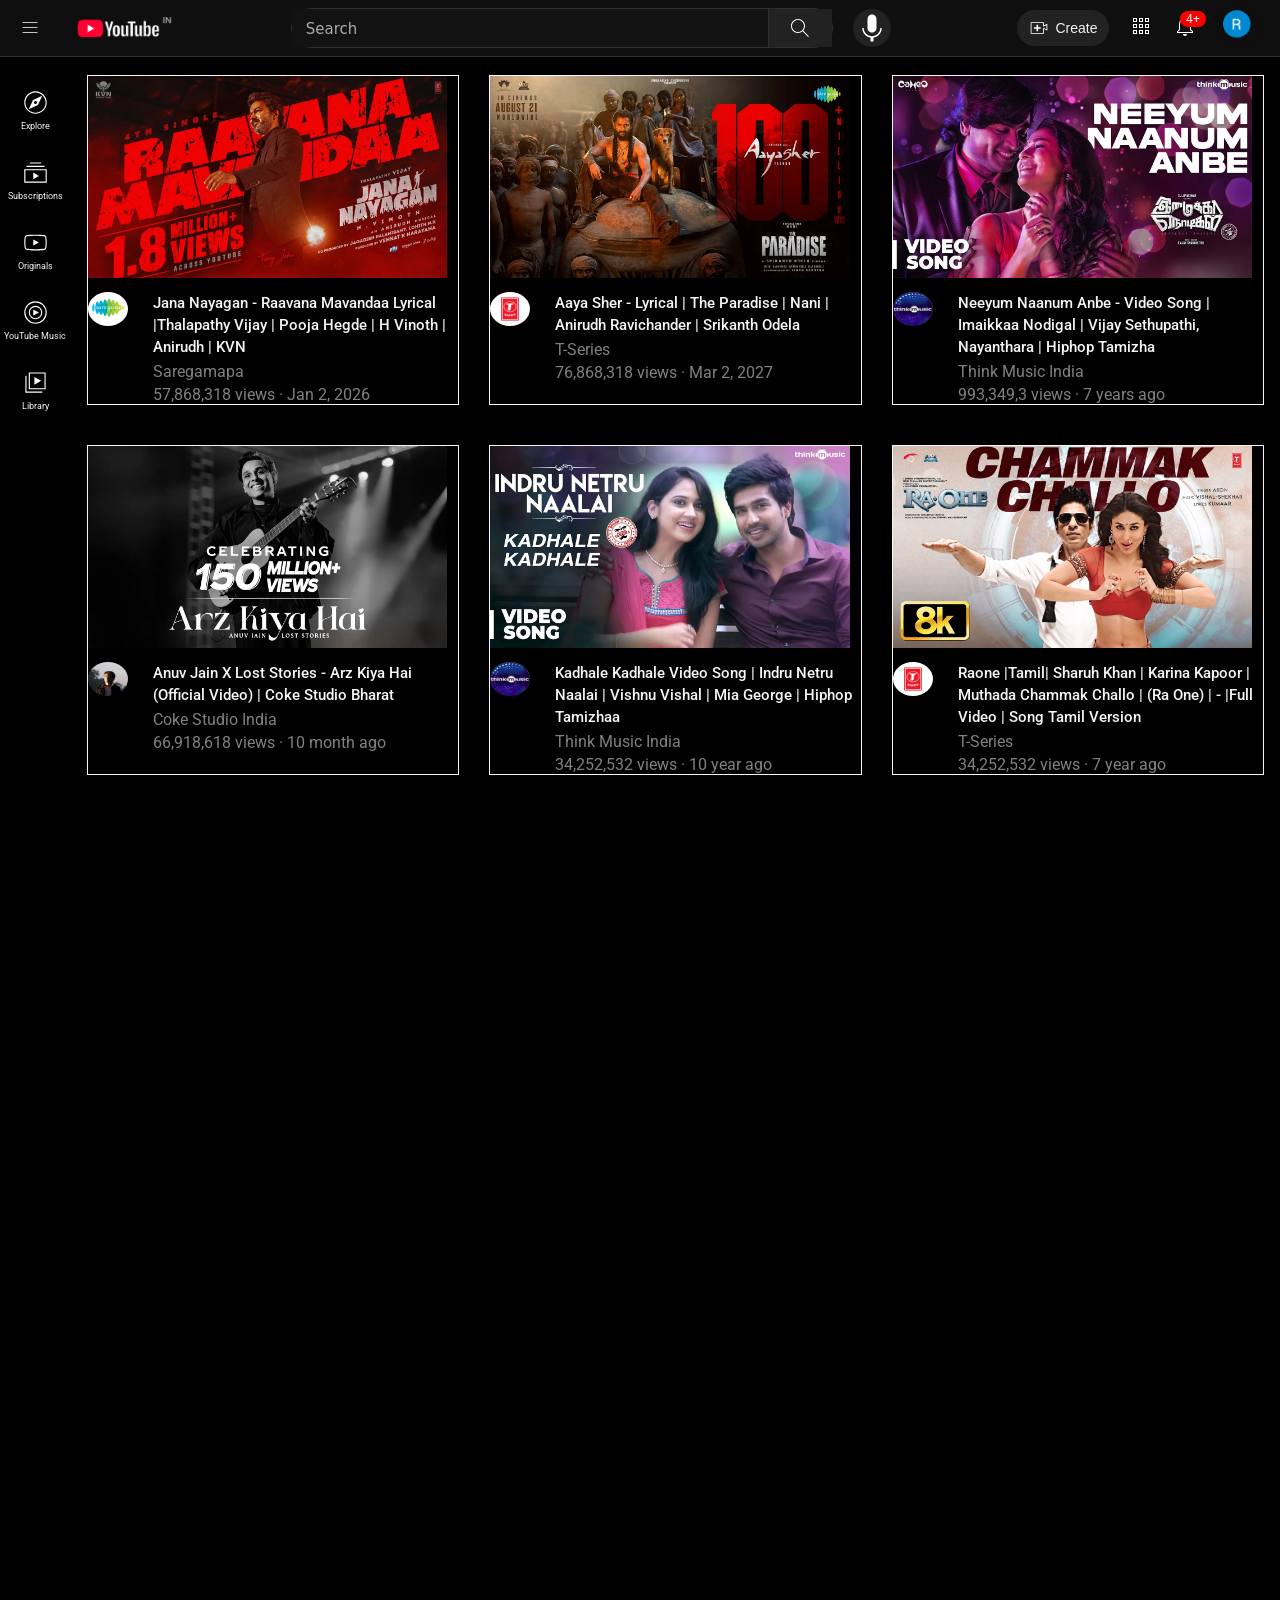
<file: project/index.html>
<!DOCTYPE html>
    <html>
    <head>
        <title>YouTube Clone</title>
        <link rel="preconnect" href="https://fonts.googleapis.com">
    <link rel="preconnect" href="https://fonts.gstatic.com" crossorigin>
    <link href="https://fonts.googleapis.com/css2?family=Roboto:ital,wght@0,100..900;1,100..900&display=swap" rel="stylesheet">

    <link rel="stylesheet" href="styles/common.css">
    <link rel="stylesheet" href="styles/header.css">
    <link rel="stylesheet" href="styles/video.css">
    <link rel="stylesheet" href="styles/sidebar.css">

    <style>
        .title a {
            text-decoration: none;
            color: whitesmoke;
            cursor: pointer;
            position: relative;
            z-index: 2;
        }

        .title a:hover {
            color: #3ea6ff;
        }

        .thumbnail-row a {
            display: block;
            position: relative;
            z-index: 2;
        }

        .thumbnail {
            cursor: pointer;
        }
    </style>

    </head>

<body>
  <header class="header">
    <div class="left-section">
      <img class="hamburger" src="YouTubeElements/hamburger-menu.svg" alt="Menu">
      <img class="youtubeLogo" src="YouTubeElements/youtube-logo.png" alt="YouTube logo">
    </div>

    <div class="middle-section">
      <div class="search-group">
        <input class="search-bar" type="text" placeholder="Search">
        <button class="search-button" aria-label="Search">
          <img src="YouTubeElements/search.svg" alt="Search">
          <div class="tool-tip">search</div>
        </button>
      </div>
      <button class="voice-search-button" aria-label="Search with your voice">
        <img src="YouTubeElements/voice-search-icon.svg" alt="Voice search">
         <div class="tool-tip">search with your voice</div>
      </button>
    </div>

    <div class="right-section">
    <button class="create-button">
    <img src="YouTubeElements/upload.svg" alt="Create">
    <span>Create</span>
    <div class="tool-tip">Create</div>
</button>

<div class="youtube-apps-container">
    <img class="youtube-icon"
         src="YouTubeElements/youtube-apps.svg"
         alt="Apps">
    <div class="tool-tip">YouTube apps</div>
</div>

<div class="notification-numbers">
    <img class="notification-icon"
         src="YouTubeElements/notifications.svg"
         alt="Notifications">

    <div class="notification-count">4+</div>

    <div class="tool-tip">Notifications</div>
</div>

<div class="channel-container">
    <img class="channel-photo"
         src="YouTubeElements/Screenshot 2026-06-21 164556.png"
         alt="Profile">

    <div class="tool-tip">Your channel</div>
</div>
</div>

</header>

    <nav class="side-bar">

        <div class="sidebar-link">
            <img src="YouTubeElements/explore.svg" alt="Explore">
            <div>Explore</div>
        </div>

        <div class="sidebar-link">
            <img src="YouTubeElements/subscriptions.svg" alt="Subscriptions">
            <div>Subscriptions</div>
        </div>

        <div class="sidebar-link">
            <img src="YouTubeElements/originals.svg" alt="Originals">
            <div>Originals</div>
        </div>

        <div class="sidebar-link">
            <img src="YouTubeElements/youtube-music.svg" alt="YouTube Music">
            <div>YouTube Music</div>
        </div>

        <div class="sidebar-link">
            <img src="YouTubeElements/library.svg" alt="Library">
            <div>Library</div>
        </div>

    </nav>

                <!-- Video s -->
                 <main>
                    <section>

                         <div class="video-frame-container">
            <div class="video-preview">


                <div class="thumbnail-row">
                    <a href="https://www.youtube.com/watch?v=bHwf0ojNtzQ" target="_blank">
                        <img class="thumbnail"
                    src="thumbanail/bHwf0ojNtzQ-1280x720.webp">
                    </a>
                    <div class="video-time">1:59</div>

                </div>


            <div class="video-info-grid">

                <div>
                    <img class="profile-picture"
                        src="Channel/high-1781884510.jpg">
                </div>

                <div class="video-info">

                    <p class="title">
                        <a href="https://www.youtube.com/watch?v=bHwf0ojNtzQ" target="_blank">
                        Jana Nayagan - Raavana Mavandaa Lyrical |Thalapathy Vijay |
                        Pooja Hegde | H Vinoth | Anirudh | KVN
                        </a>
                    </p>

                    <p class="channel">
                        Saregamapa
                    </p>

                    <p class="views">
                        57,868,318 views · Jan 2, 2026
                    </p>

                </div>

            </div>

        </div>


        <div class="video-preview">
  <div class="thumbnail-row">
     <a href="https://www.youtube.com/watch?v=iAtoZar5W58" target="_blank">
        <img class="thumbnail"
                src="thumbanail/iAtoZar5W58-1280x720.webp">
     </a>
                <div class="video-time">4:56</div>
            </div>

            <div class="video-info-grid">

                <div>
                    <img class="profile-picture"
                        src="Channel/high-1781884584.jpg">
                </div>

                <div class="video-info">

                    <p class="title">
                        <a href="https://www.youtube.com/watch?v=iAtoZar5W58" target="_blank">
                        Aaya Sher - Lyrical | 
                        The Paradise | Nani | 
                        Anirudh Ravichander | Srikanth Odela
                        </a>
                    </p>

                    <p class="channel">
                        T-Series
                    </p>

                    <p class="views">
                        76,868,318 views · Mar 2, 2027
                    </p>
                </div>

            </div>
        </div>

        <div class="video-preview">
 <div class="thumbnail-row">
         <a href="https://www.youtube.com/watch?v=dImiR3Sr8Wo" target="_blank">
            <img class="thumbnail"
                src="thumbanail/dImiR3Sr8Wo-1280x720.webp">
         </a>
                <div class="video-time">4:14</div>


 </div>
       

            <div class="video-info-grid">

                <div>
                    <img class="profile-picture"
                        src="Channel/high-1781965392.jpg">
                </div>

                <div class="video-info">

                    <p class="title">
                        <a href="https://www.youtube.com/watch?v=dImiR3Sr8Wo" target="_blank">
                        Neeyum Naanum Anbe - Video Song |
                        Imaikkaa Nodigal | Vijay Sethupathi, Nayanthara | Hiphop Tamizha
                        </a>
                    </p>

                    <p class="channel">
                    Think Music India
                    </p>

                    <p class="views">
                        993,349,3 views · 7 years ago
                    </p>

                </div>

            </div>

        </div>


        <div class="video-preview">
<div class="thumbnail-row">

 <a href="https://www.youtube.com/watch?v=bP8ATWCvqzw" target="_blank">
    <img class="thumbnail"
                src="thumbanail/bP8ATWCvqzw-1280x720.webp">
 </a>
                <div class="video-time">5:26</div>
</div>
            <div class="video-info-grid">
                <div>
                    <img  class="profile-picture"
                        src="Channel/high-1781965376.jpg">
                </div>

                <div class="video-info">

                    <p class="title">
                    <a href="https://www.youtube.com/watch?v=bP8ATWCvqzw" target="_blank">
                    Anuv Jain X Lost Stories - Arz Kiya Hai (Official Video) | Coke Studio Bharat
                    </a>
                    </p>

                    <p class="channel">
                        Coke Studio India
                    </p>

                    <p class="views">
                        66,918,618 views · 10 month ago
                    </p>
                </div>

            </div>
        </div>

        <div class="video-preview">
 <div class="thumbnail-row">
        <a href="https://www.youtube.com/watch?v=L8V3ylj4NUA" target="_blank">
            <img class="thumbnail"
                src="thumbanail/L8V3ylj4NUA-1280x720.webp">
        </a>
                <div class="video-time" > 4:40</div>
</div>


            <div class="video-info-grid">

                <div>
                    <img class="profile-picture"
                        src="Channel/high-1781965392.jpg">
                </div>

                <div class="video-info">

                    <p class="title">
                    <a href="https://www.youtube.com/watch?v=L8V3ylj4NUA" target="_blank">
                    Kadhale Kadhale Video Song | Indru Netru Naalai | Vishnu Vishal | Mia George | Hiphop Tamizhaa
                    </a>
                    </p>

                    <p class="channel">
                        Think Music India 
                    </p>

                    <p class="views">
                        34,252,532 views · 10 year ago
                    </p>

                </div>

            </div>

        </div>


        <div class="video-preview">

            <div class="thumbnail-row">
<a href="https://www.youtube.com/watch?v=ufHLYw9q7vQ" target="_blank">
    <img class="thumbnail"
                src="thumbanail/ufHLYw9q7vQ-1280x720.webp">
</a>
                <div class="video-time">3:56</div>


            </div>

            
            <div class="video-info-grid">

                <div>
                    <img class="profile-picture"
                        src="Channel/high-1781884584.jpg">
                </div>

                <div class="video-info">

                    <p class="title">
                        <a href="https://www.youtube.com/watch?v=ufHLYw9q7vQ" target="_blank">
    Raone |Tamil| Sharuh Khan | Karina Kapoor |
Muthada Chammak Challo | (Ra One) | - |Full Video | Song Tamil Version
                        </a>
                    </p>

                    <p class="channel">
                        T-Series
                    
                    </p>

                    <p class="views">
                        34,252,532 views · 7 year ago
                    </p>
                </div>

            </div>
        </div>
        </div>

                    </section>
                    

                 </main>

               

    </body>
    </html>
</file>
<file: project/styles/common.css>
p{
            font-family: 'Roboto', Arial, sans-serif;
        }
        body{
          margin: 0%;
          padding-top: 75px;
          background-color: black;
          color: whitesmoke;
          height: 2000px;
          padding-left:87px ;
          padding-right:16px ;
        }
</file>
<file: project/styles/header.css>
.header{
  display: flex;
  height: 56px;
  align-items: center;          /* fixes centering properly */
  flex-direction: row;
  justify-content: space-between;
  z-index: 100;

  position: fixed;
  left: 0;
  right: 0;
  top: 0;
  background-color: #0f0f0f;
  border-bottom: 1px solid #303030;
}

.left-section{
  width: 120px;
  display: flex;
  align-items: center;
}
.hamburger{
  height: 20px;
  margin-left: 20px;
  margin-right: 35px;
  filter: invert(1);   
}
.youtubeLogo{
  height: 36px;
  align-items: center;
}

.middle-section{
  flex: 1;
  margin-left: 74px;
  margin-right: 30px;
  max-width: 600px;
  display: flex;
  align-items: center;
}
.search-group{
  display: flex;
  flex: 1;
  height: 38px;
  border: 1px solid #303030;
  border-radius: 20px;
  
}
.search-bar{
  flex: 1;
  padding-left: 14px;
  border: none;
  outline: none;
  font-size: 15px;
  background-color: #121212;
  color: #fff;
}
.search-bar::placeholder{
  font-family: system-ui, -apple-system, BlinkMacSystemFont, 'Segoe UI', Roboto, sans-serif;
  font-size: 15px;
  color: #aaa;
}
.search-button{
  width: 64px;
  background-color: #222222;
  border: none;
  border-left: 1px solid #303030;
  display: flex;
  align-items: center;
  justify-content: center;
  position: relative;
  outline: none;
}
.search-button img{
  height: 24px;
  width: auto;
  filter: invert(1);
}

.voice-search-button{
  height: 38px;
  width: 38px;
  margin-left: 20px;
  background-color: #222222;
  border: none;
  border-radius: 50%;
  display: flex;
  align-items: center;
  justify-content: center;
  position: relative;

}
.voice-search-button img{
  height: 36px;
  border-radius: 50%;
  width: fit-content;
  filter: invert(1);

}

.right-section{
  display: flex;
  align-items: center;
  gap: 20px;
  margin-right: 20px;
  flex-shrink: 0;
}


.create-button{
  display: flex;
  align-items: center;
  gap: 6px;
  height: 36px;
  padding: 0 12px;
  background-color: #222222;
  color: #f1f1f1;
  border: none;
  border-radius: 18px;
  font-size: 14px;
  font-weight: 500;
  cursor: pointer;
  white-space: nowrap;
}
.create-button img{
  height: 20px;
  width: 20px;
  filter: invert(1);
}

.upload-icon{   /* renamed from typo'd "uplosd-icon" — now just the apps-grid icon */
  height: 24px;
  filter: invert(1);
}
.youtube-icon{
  height: 24px;
  filter: invert(1);
}
.notification-icon{
  height: 24px;
  filter:invert(1);
}
.channel-photo{
  height: 40px;
  width: fit-content;
  border-radius: 90%;
}
.notification-numbers{
  position: relative;
}
.notification-count{
  position: absolute;
  background-color: red;
  color: whitesmoke;
  top: -3px;
  right: -9px;
  font-family: Roboto, Arial;
  font-size: 12px;
  height: 16px;
  min-width: 16px;
  padding: 0 5px;
  display: flex;
  justify-content: center;
  align-items: center;
  border-radius: 999px;
}

.search-button,
.voice-search-button,
.create-button,
.youtube-apps-container,
.notification-numbers,
.channel-container{
    position: relative;
}

.tool-tip{
    position: absolute;
    bottom: -45px;
    left: 50%;
    transform: translateX(-50%);

    background-color: gray;
    color: white;

    padding: 6px 8px;
    border-radius: 4px;

    font-size: 12px;
    font-family: Roboto, Arial;

    white-space: nowrap;

    opacity: 0;
    transition: opacity 0.15s;

    pointer-events: none;
}

.search-button:hover .tool-tip,
.voice-search-button:hover .tool-tip,
.create-button:hover .tool-tip,
.youtube-apps-container:hover .tool-tip,
.notification-numbers:hover .tool-tip,
.channel-container:hover .tool-tip{
    opacity: 1;
}
</file>
<file: project/styles/video.css>
.video-preview{
                width:fit-content;
                display:inline-block;
                vertical-align:top;
                border-color: whitesmoke;
                border-style: solid;
                border-width: 0.8px;
            }
            .thumbnail-row{
                position: relative;
            }

            .thumbnail{
                width:97%;
                height: 220px;
                display:inline-block;
                object-fit:cover;
                height: fit-content;
            }

            .video-info-grid{
                display:grid;
                grid-template-columns:50px 1fr;
                margin-top:10px;
                
            }

            .profile-picture{
                width:40px;
                height:34px;
                border-radius:70%;
        
            }

            .video-info{
                margin-left:10px;
            }

            .title{
                display:flexbox;
                flex:1;
                font-size:15px;
                font-weight:500;
                margin-top:0;
                margin-left:5px ;
                margin-bottom:4px;
                line-height:22px;
                
            }

            .channel{
                color:gray;
                margin-top:0;
                margin-bottom:4px;
                margin-left:5px ;
            }
            .views{
                color:gray;
                margin-top:0;
                margin-bottom:0px ;
                margin-left:5px ;
            }
            .video-frame-container{
                display: grid;
                grid-template-columns: 1fr 1fr 1fr;
                column-gap:30px;
                row-gap:40px;
                width: fit-content;

            }
            @media (max-width:750px){
                .video-frame-container{
                    grid-template-columns: 1fr 1fr;
                }
            }
            @media(min-width:751px) and (max-width:999px){
                  .video-frame-container{
                    grid-template-columns: 1fr 1fr 1fr ;
                }

            }

          /*  @media (min-width:1000px){
                .video-frame-container{
                    grid-template-columns: 1fr 1fr 1fr 1fr;
                }
            } */
        .video-time{
        position: absolute;
        bottom: 8px;
        right: 8px;

        background-color: black;
        color: white;

        font-family: Roboto, Arial;
        font-size: 12px;
        font-weight: 500;

        padding: 4px 6px;
        border-radius: 2px;
    }
</file>
<file: project/styles/sidebar.css>
.side-bar{
  position:fixed;
  left:0;
  bottom:0;
  top: 57px;
  background-color:black;
  width: 70px;
  z-index: 200;
  padding-top:18px ;
}
.sidebar-link{
  height:70px;
  display: flex;
  justify-content: center;
  align-items: center;
  flex-direction: column;
  cursor: pointer;
}
.sidebar-link:hover{
  background-color: gainsboro;
}

.sidebar-link img{
  filter:invert(1);
  height: 27px;
  margin-bottom:5px ;
}
.sidebar-link div{
  font-family: Roboto,Arial, Helvetica, sans-serif;
  font-size:9px ;
}
</file>
